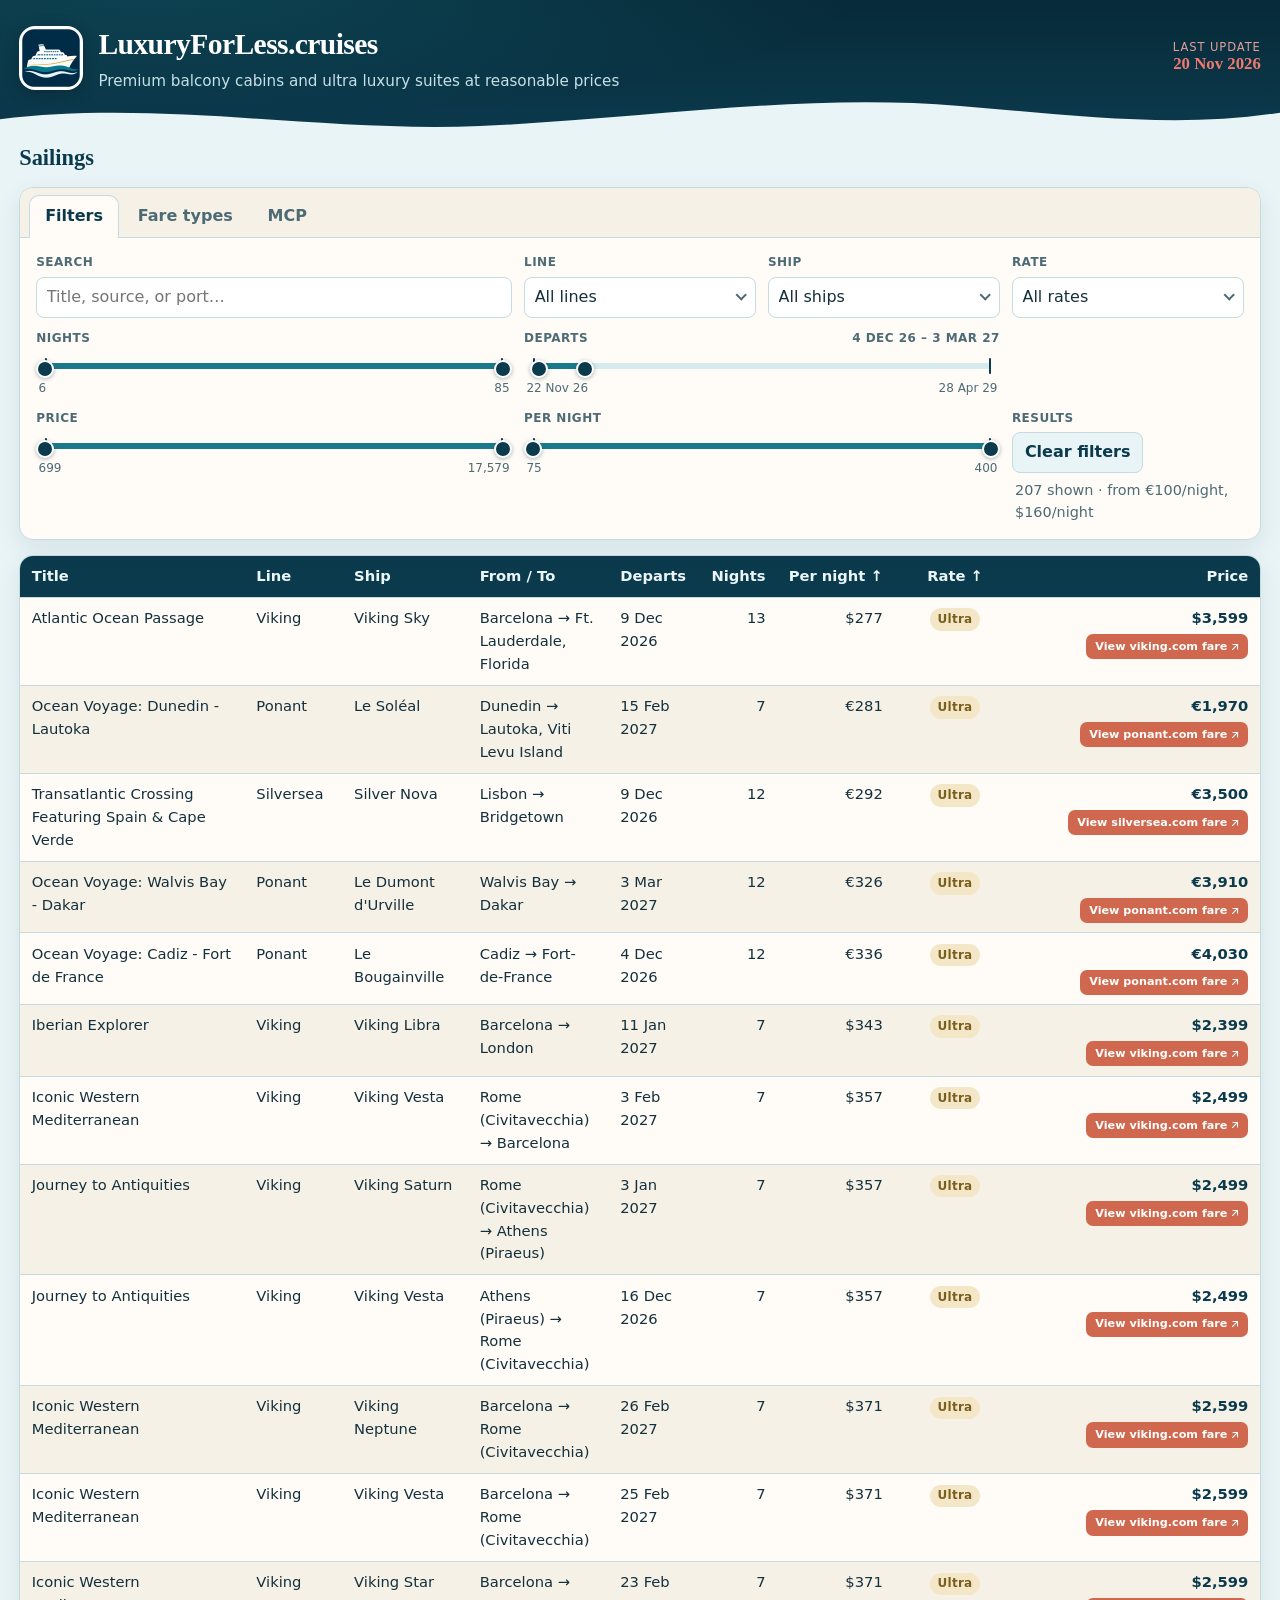
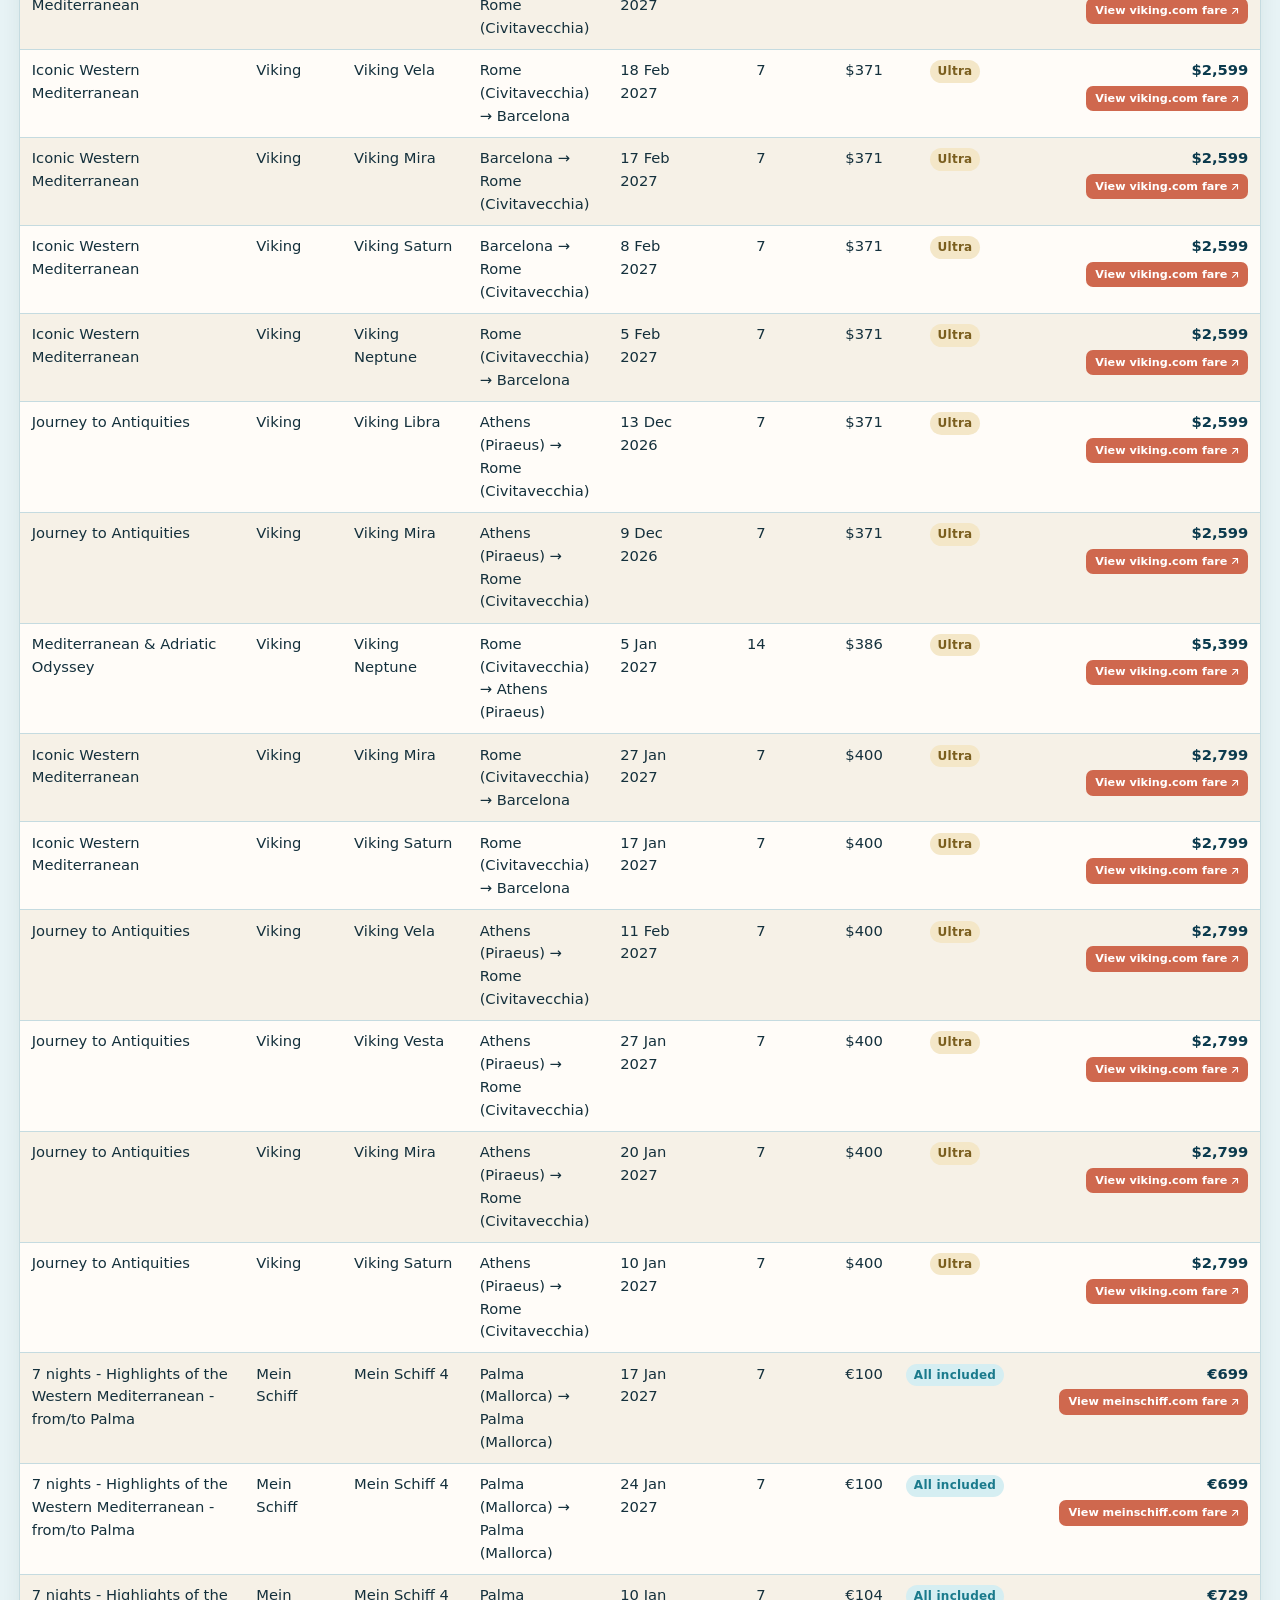
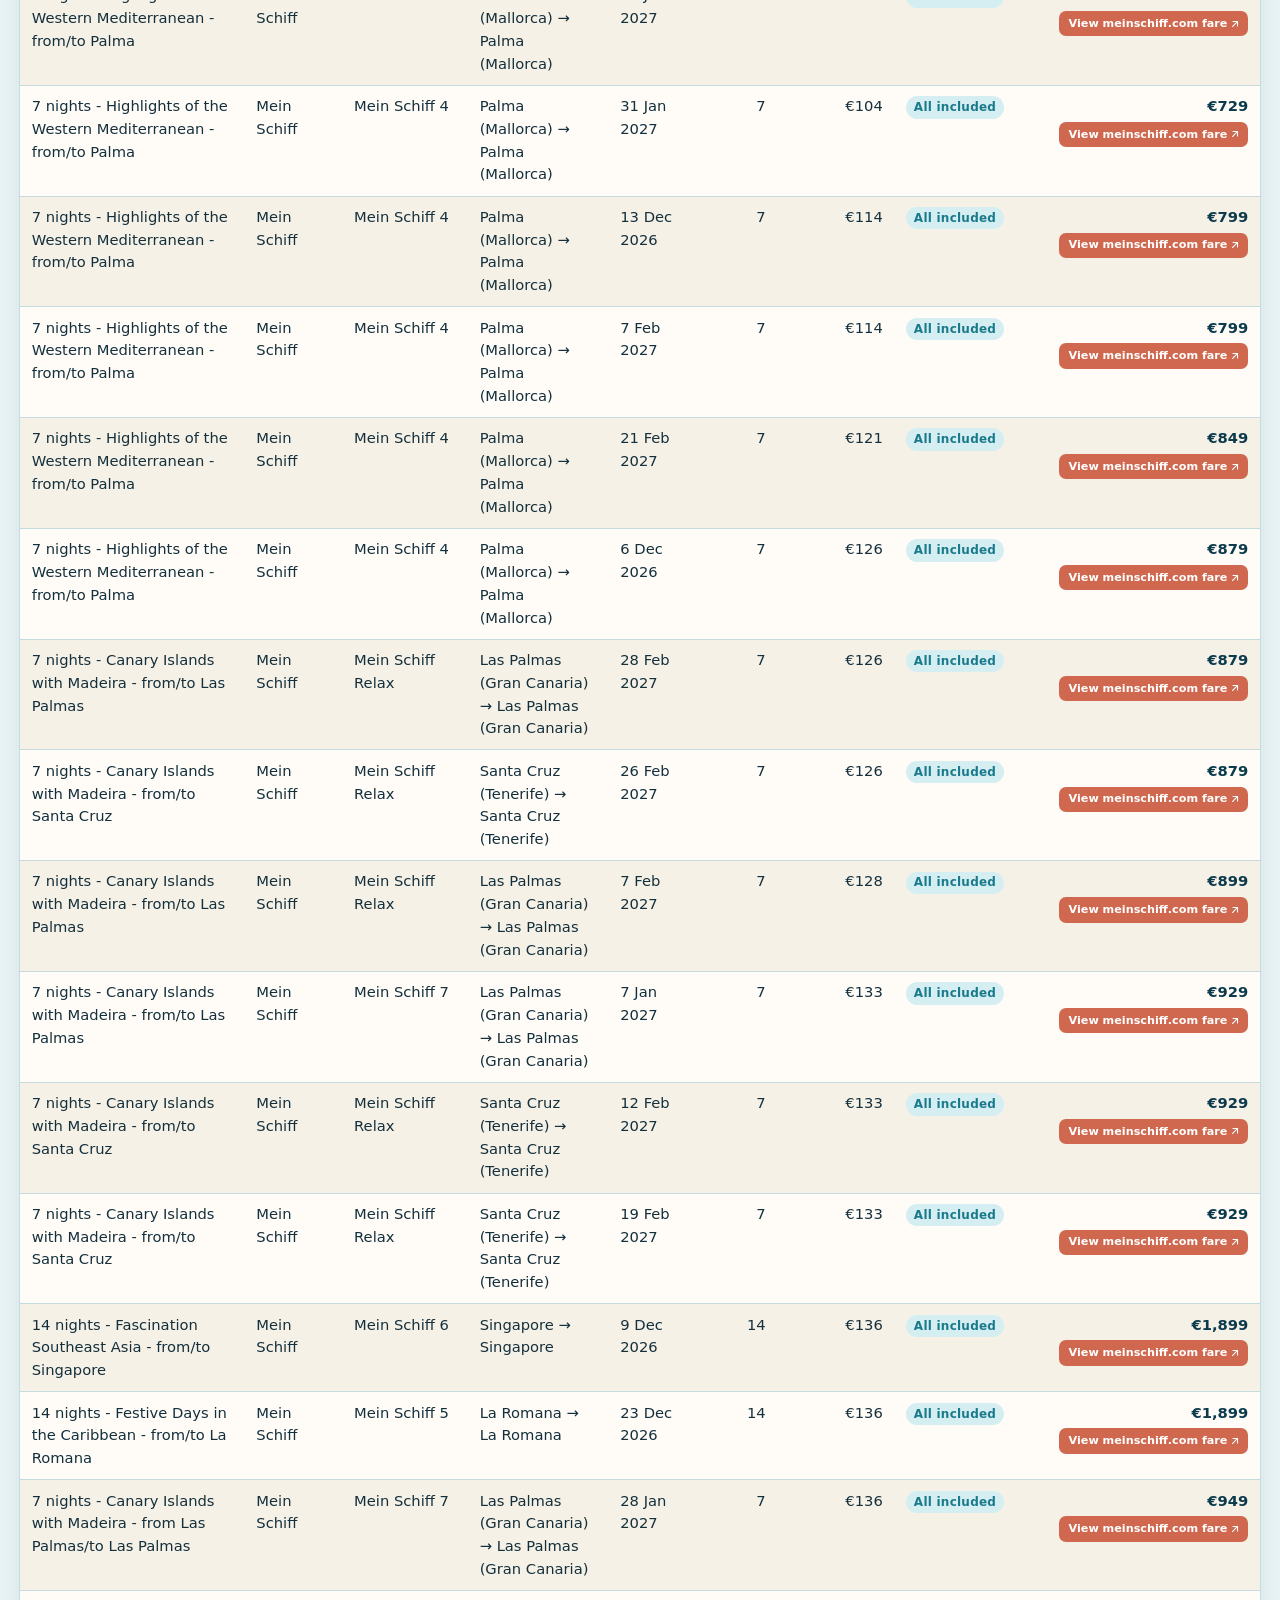
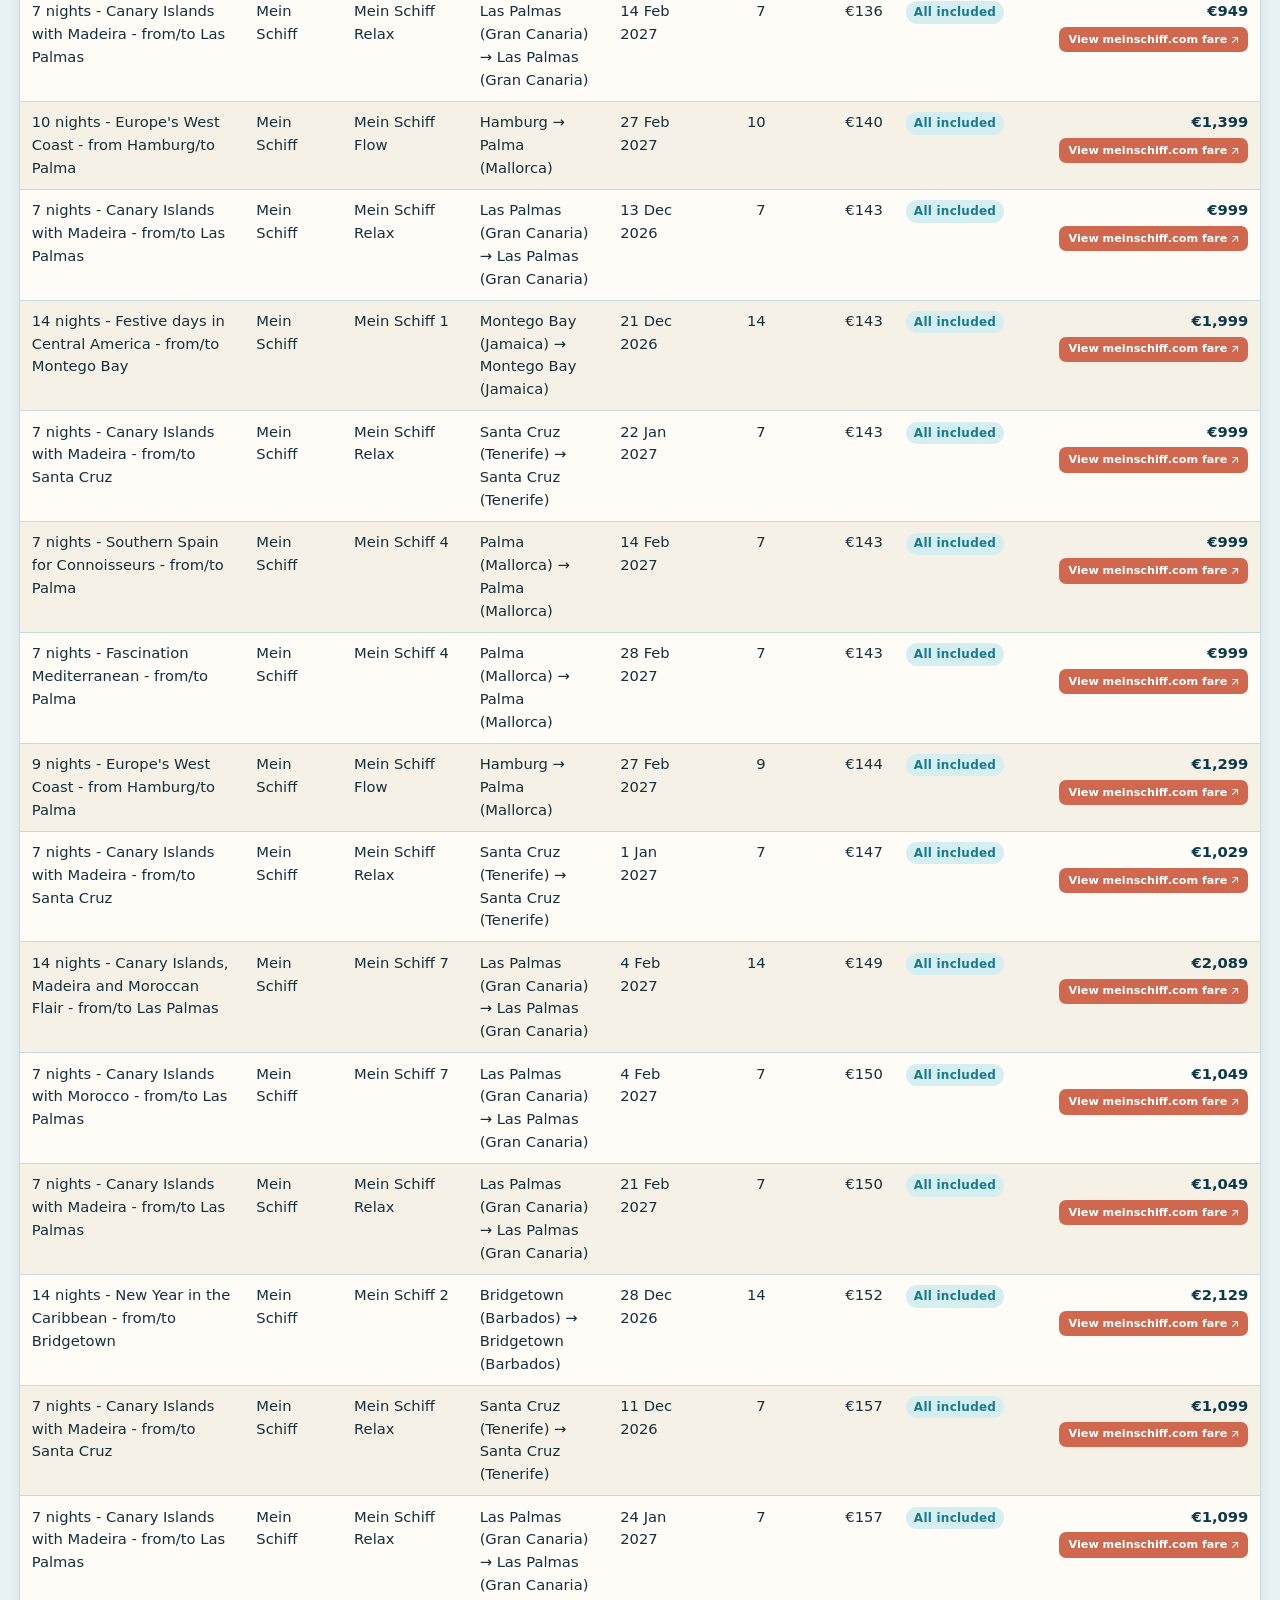
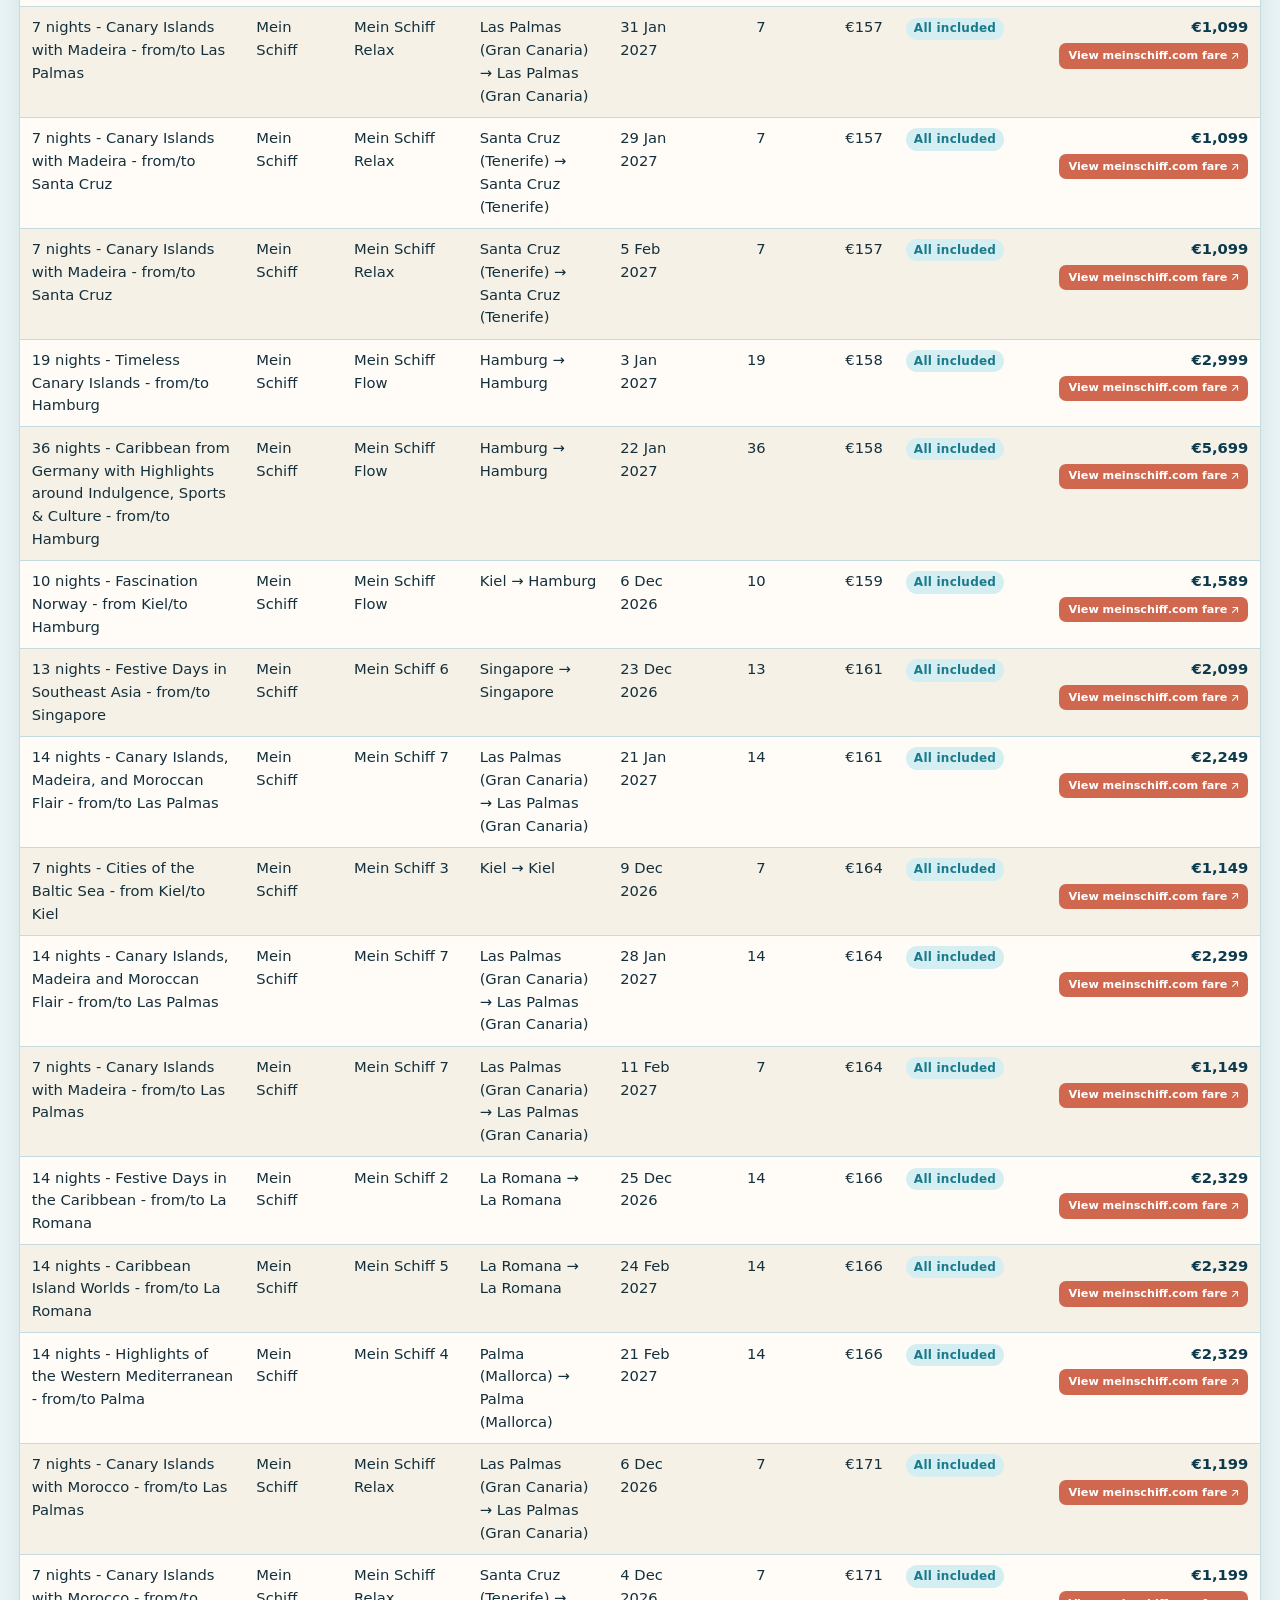
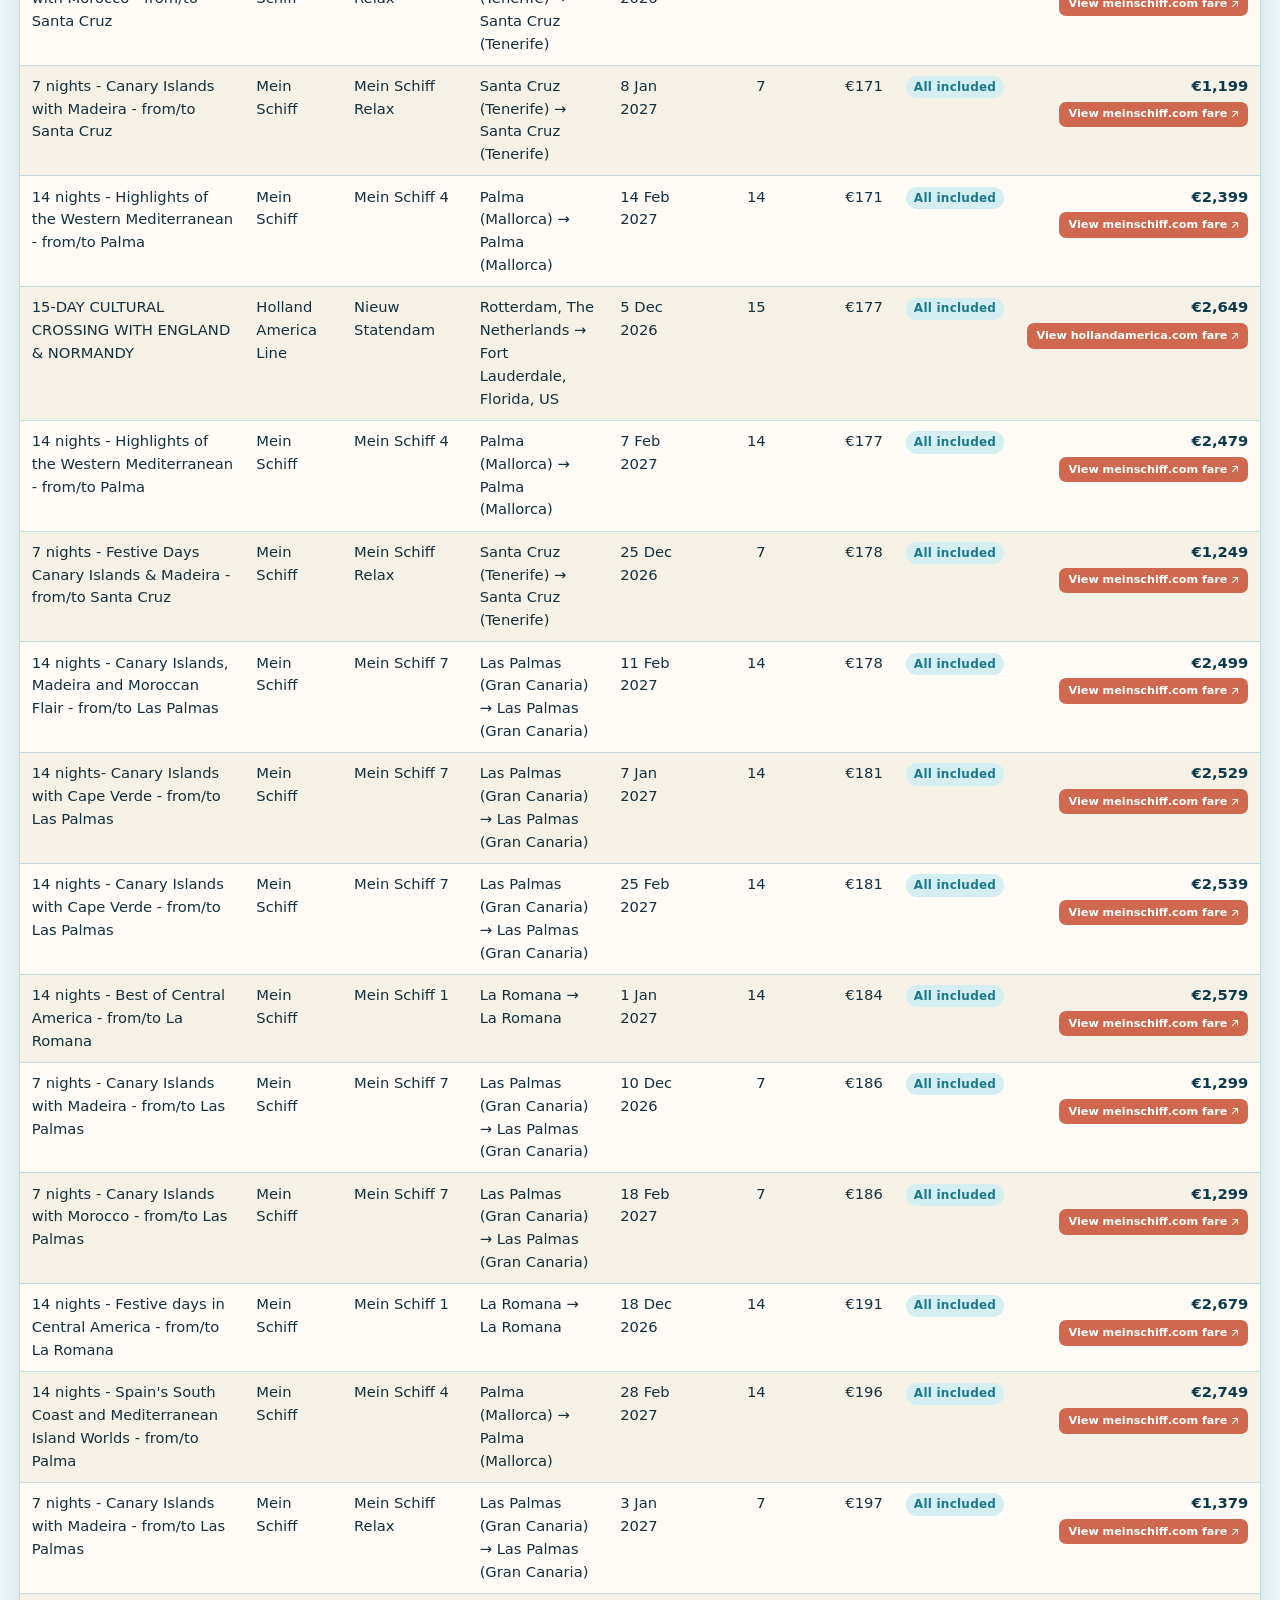
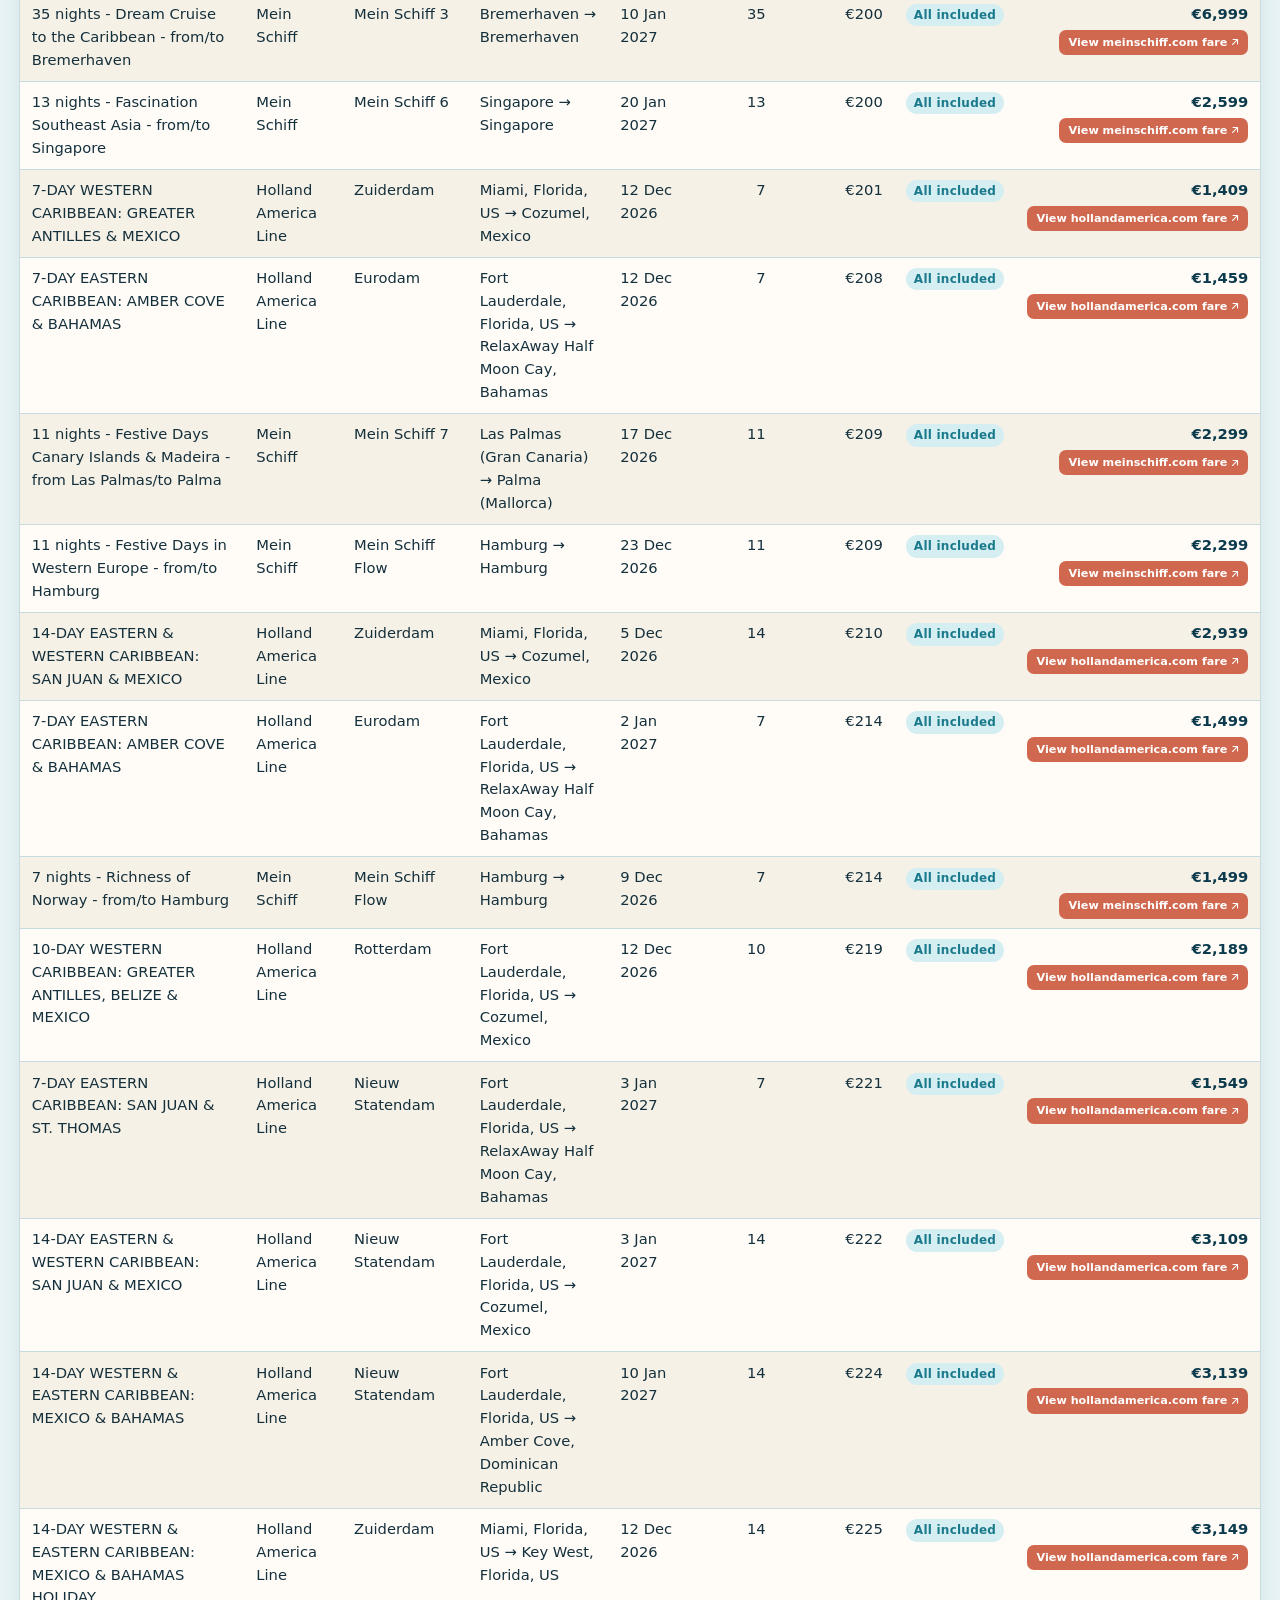
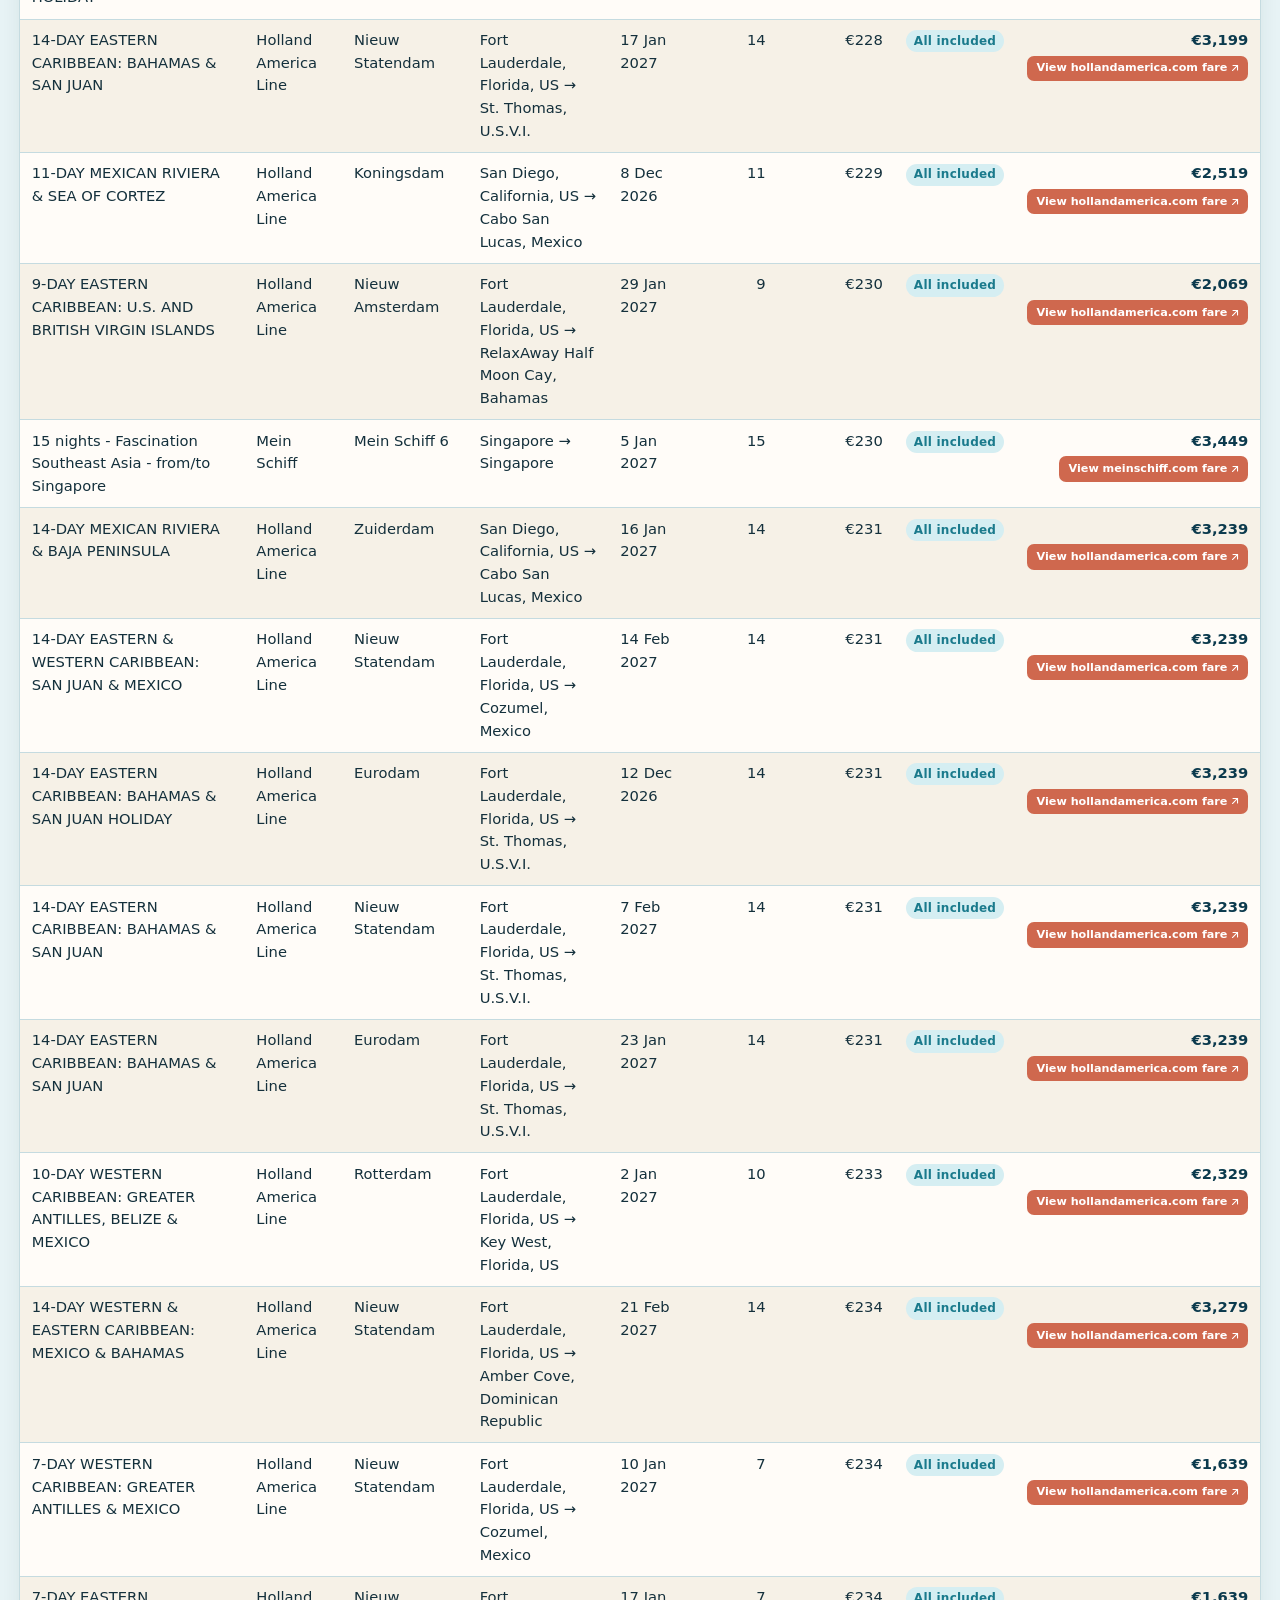
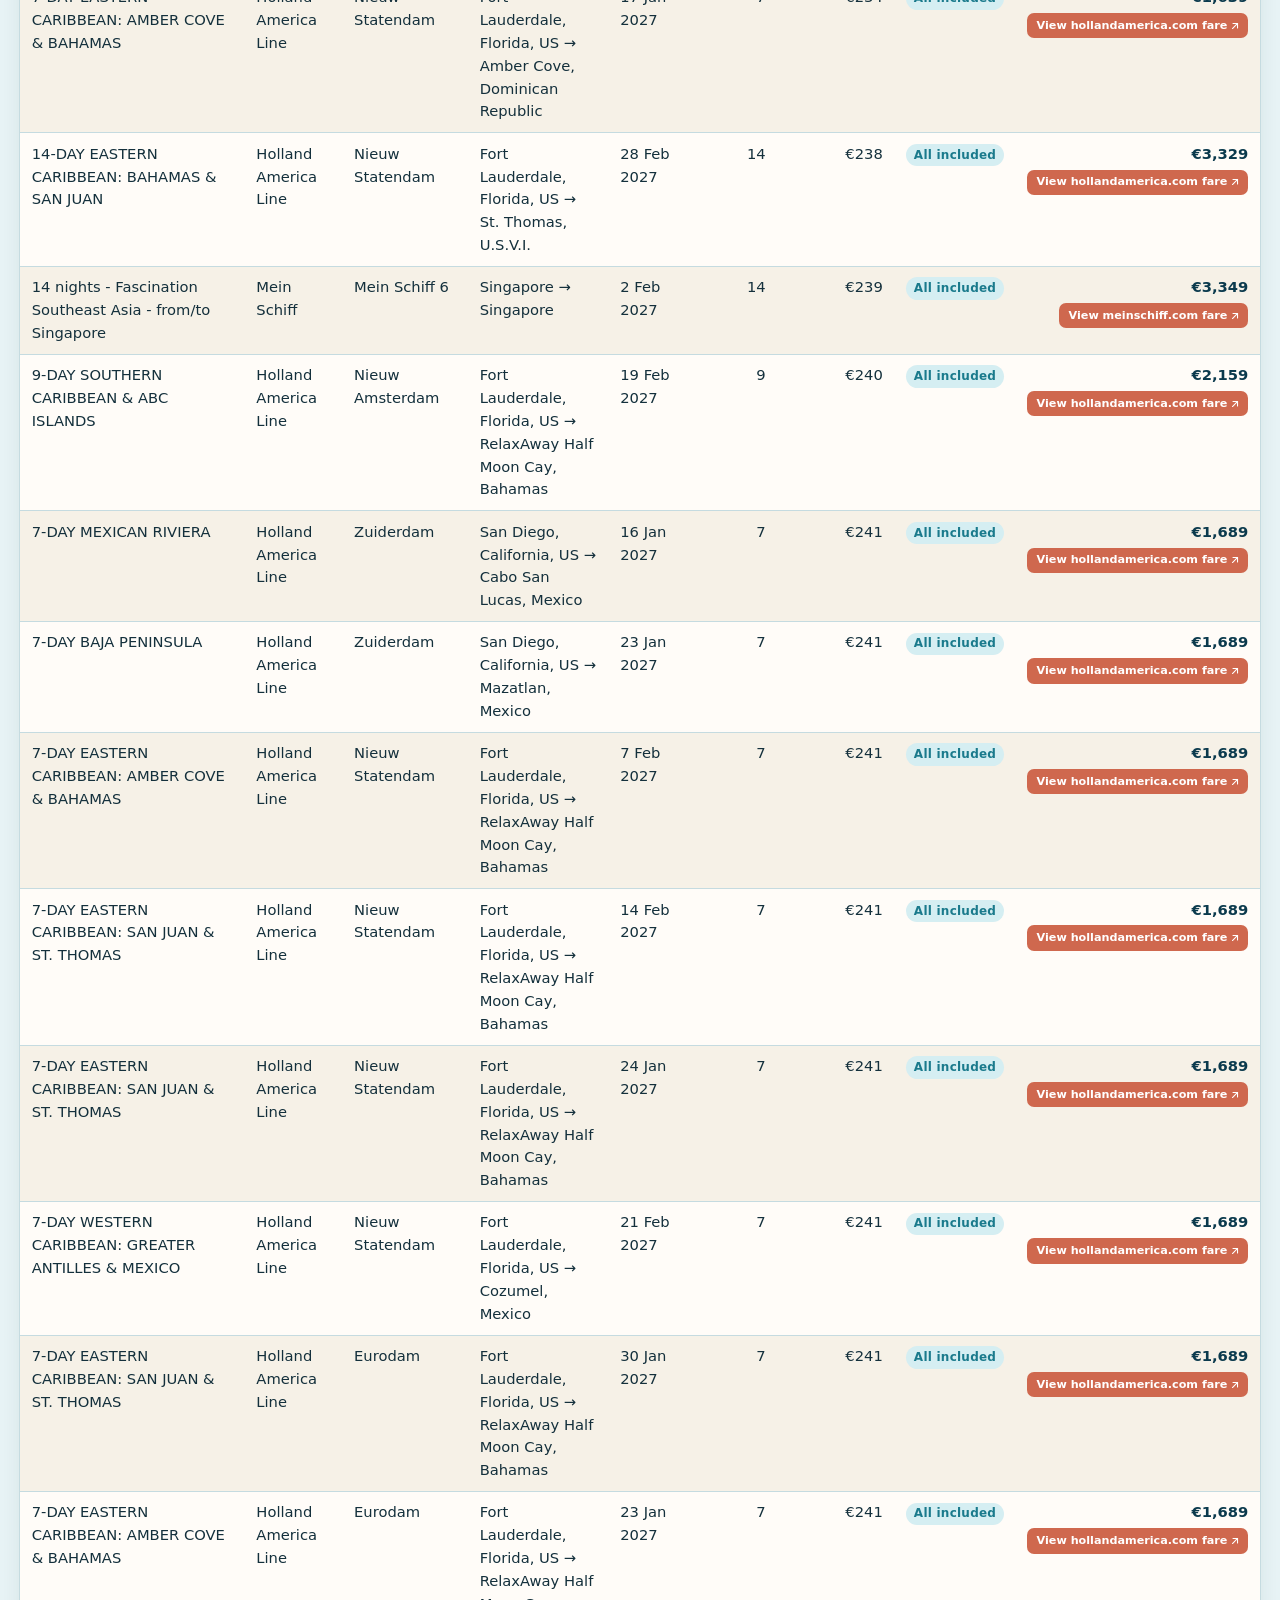
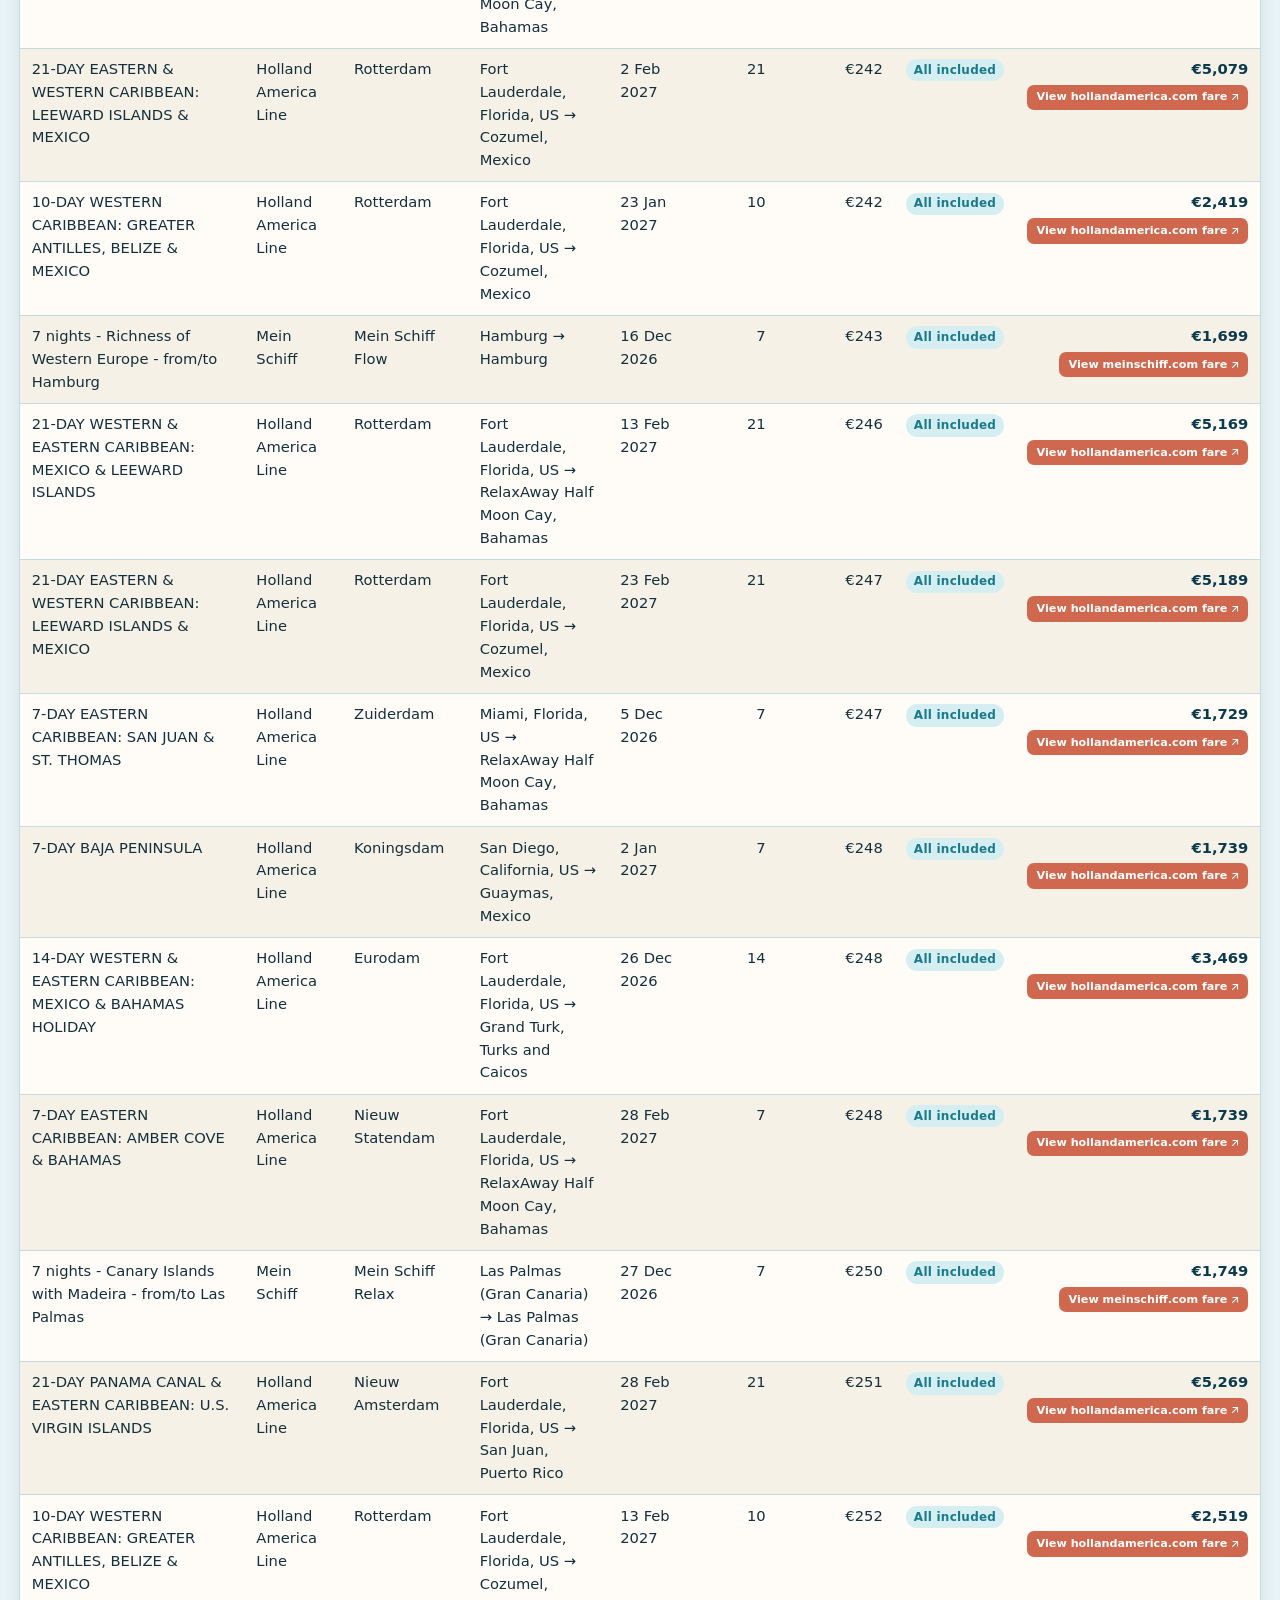
<file: index.html>
<!DOCTYPE html>
<html lang="en-GB">
<head>
  <meta charset="utf-8">
  <meta name="viewport" content="width=device-width, initial-scale=1">
  <title>LuxuryForLess.cruises</title>
  <!-- Google tag (gtag.js) -->
  <script async src="https://www.googletagmanager.com/gtag/js?id=G-L0E0KED4Q6"></script>
  <script>
    window.dataLayer = window.dataLayer || [];
    function gtag(){dataLayer.push(arguments);}
    gtag('js', new Date());
    gtag('config', 'G-L0E0KED4Q6');
  </script>
  <link rel="icon" href="./img/logo.png" type="image/png">
  <link rel="stylesheet" href="./css/main.css">
</head>
<body>
  <a class="skip" href="#listing">Skip to sailings</a>
  <header>
    <div class="header-bar">
      <a class="brand" href="./index.html">
        <img class="logo" src="./img/logo.png" width="64" height="64" alt="">
        <div class="brand-text">
          <h1>LuxuryForLess.cruises</h1>
          <p>Premium balcony cabins and ultra luxury suites at reasonable prices</p>
        </div>
      </a>
      <p class="crawl-date">
        <span class="crawl-date-label">Last update</span>
        <time datetime="2026-11-20">20 Nov 2026</time>
      </p>
    </div>
  </header>
  <main>
    <div class="workspace">
      <section class="listing" id="listing">
      <h2>Sailings</h2>
      <div class="controls">
        <div class="tablist" role="tablist" aria-label="Sailings">
          <button type="button" class="tab" id="tab-filters" role="tab" aria-selected="true" aria-controls="panel-filters">Filters</button>
          <button type="button" class="tab" id="tab-rates" role="tab" aria-selected="false" aria-controls="panel-rates" tabindex="-1">Fare types</button>
          <button type="button" class="tab" id="tab-mcp" role="tab" aria-selected="false" aria-controls="panel-mcp" tabindex="-1">MCP</button>
        </div>
        <div class="tab-panel" id="panel-filters" role="tabpanel" aria-labelledby="tab-filters">
      <div class="filters" id="filters">
        <label class="filter filter-wide">
          <span>Search</span>
          <input id="filter-title" type="search" placeholder="Title, source, or port…" autocomplete="off">
        </label>
        <div class="filter">
          <span id="filter-line-label">Line</span>
          <div id="filter-line" class="multi-select" data-empty-label="All lines"></div>
        </div>
        <div class="filter">
          <span id="filter-ship-label">Ship</span>
          <div id="filter-ship" class="multi-select" data-empty-label="All ships"></div>
        </div>
        <div class="filter">
          <span id="filter-comment-label">Rate</span>
          <div id="filter-comment" class="multi-select" data-empty-label="All rates"></div>
        </div>
        <div class="filter filter-slider">
          <div class="filter-heading">
            <span>Nights</span>
            <span class="slider-live" data-live></span>
          </div>
          <div class="dual-slider" id="slider-nights">
            <div class="dual-slider-rail" aria-hidden="true">
              <div class="dual-slider-fill"></div>
            </div>
            <input id="filter-nights-min" type="range" aria-label="Minimum nights">
            <input id="filter-nights-max" type="range" aria-label="Maximum nights">
            <div class="dual-slider-marks">
              <span data-mark="min"></span>
              <span data-mark="max"></span>
            </div>
          </div>
        </div>
        <div class="filter filter-slider">
          <div class="filter-heading">
            <span>Departs</span>
            <span class="slider-live" data-live></span>
          </div>
          <div class="dual-slider" id="slider-date">
            <div class="dual-slider-rail" aria-hidden="true">
              <div class="dual-slider-fill"></div>
            </div>
            <input id="filter-date-from" type="range" aria-label="Departure from">
            <input id="filter-date-to" type="range" aria-label="Departure to">
            <div class="dual-slider-marks">
              <span data-mark="min"></span>
              <span data-mark="max"></span>
            </div>
          </div>
        </div>
        <div class="filter filter-slider">
          <div class="filter-heading">
            <span>Price</span>
            <span class="slider-live" data-live></span>
          </div>
          <div class="dual-slider" id="slider-price">
            <div class="dual-slider-rail" aria-hidden="true">
              <div class="dual-slider-fill"></div>
            </div>
            <input id="filter-price-min" type="range" aria-label="Minimum price">
            <input id="filter-price-max" type="range" aria-label="Maximum price">
            <div class="dual-slider-marks">
              <span data-mark="min"></span>
              <span data-mark="max"></span>
            </div>
          </div>
        </div>
        <div class="filter filter-slider">
          <div class="filter-heading">
            <span>Per night</span>
            <span class="slider-live" data-live></span>
          </div>
          <div class="dual-slider" id="slider-ppd">
            <div class="dual-slider-rail" aria-hidden="true">
              <div class="dual-slider-fill"></div>
            </div>
            <input id="filter-ppd-min" type="range" aria-label="Minimum price per night">
            <input id="filter-ppd-max" type="range" aria-label="Maximum price per night">
            <div class="dual-slider-marks">
              <span data-mark="min"></span>
              <span data-mark="max"></span>
            </div>
          </div>
        </div>
        <div class="filter filter-actions">
          <span class="filter-actions-label">Results</span>
          <div class="toolbar-actions">
            <button type="button" id="clear">Clear filters</button>
            <span class="stats" id="stats"></span>
          </div>
        </div>
      </div>
        </div>
        <div class="tab-panel" id="panel-rates" role="tabpanel" aria-labelledby="tab-rates" hidden>
          <div class="rate-guide" id="rates">
            <h2 id="rate-guide-title">What the rates mean</h2>
<p>Each row is one qualifying fare for one departure. Click a card to include that tier; click again to remove it. Several cards can be active at once.</p>
<div class="rate-cards">
<article class="rate-card rate-card-economy" data-tier="ECONOMY" role="button" tabindex="0" aria-pressed="false">
  <h3>Economy</h3>
  <p class="rate-summary">Cabin and meals; extras on board</p>
  <div class="rate-body"><p>The cruise fare for a balcony cabin or better, without a drinks or Wi-Fi package. Main dining is included; gratuities, drinks, and excursions are usually paid separately. Celebrity’s own search only publishes this kind of lead-in price, so its rows are always Economy. A sailing is listed here when that fare is under 175 EUR / 200 USD per night.</p></div>
</article>
<article class="rate-card rate-card-all_included" data-tier="ALL_INCLUDED" role="button" tabindex="0" aria-pressed="false">
  <h3>All included</h3>
  <p class="rate-summary">Drinks and Wi-Fi bundled in</p>
  <div class="rate-body"><p>A fare the agency marks as all-inclusive — typically a drinks package and Wi-Fi on top of the same cabin standard. Contitrans uses ALLINC/N1K tariff codes; Crusit spells the fare out as All Inclusive. Holland America’s bundled fares land here too. Listed when the bundle is under 300 EUR / 345 USD per night.</p></div>
</article>
<article class="rate-card rate-card-ultra" data-tier="ULTRA" role="button" tabindex="0" aria-pressed="false">
  <h3>Ultra</h3>
  <p class="rate-summary">Luxury all-inclusive, or a ship-within-a-ship</p>
  <div class="rate-body"><p>The whole ship on Seabourn, Silversea, Regent, or Viking; or a premium enclave such as Celebrity The Retreat, NCL The Haven, or MSC Yacht Club. MSC and NCL only appear in this tier — their cheaper cabins are ignored. Listed under 350 EUR / 405 USD per night.</p></div>
</article>
</div>
          </div>
        </div>
        <div class="tab-panel" id="panel-mcp" role="tabpanel" aria-labelledby="tab-mcp" hidden>
          <div class="mcp-guide" id="mcp">
            <h2>Use a chat app</h2>
<p>A chat app can look up these sailings for you. When it asks for an address, paste this one:</p>
<p><a href="https://luxuryforless.cruises/mcp">https://luxuryforless.cruises/mcp</a></p>
<p>You do not need an account on this site. If the app asks you to sign in, choose no sign-in.</p>
<p>Each company explains the clicks in its own app. Some only offer this on certain plans, or in certain countries.</p>
<ul>
<li><a href="https://help.openai.com/en/articles/12584461-connecting-custom-mcp-servers-in-chatgpt">How to add it in ChatGPT</a></li>
<li><a href="https://support.claude.com/en/articles/11175166-get-started-with-custom-connectors-using-remote-mcp">How to add it in Claude</a></li>
<li><a href="https://support.google.com/gemini/answer/17209137?hl=en">How to add it in Gemini</a></li>
<li><a href="https://docs.x.ai/grok/connectors">How to add it in Grok</a></li>
<li><a href="https://www.perplexity.ai/help-center/en/articles/11502712-local-and-remote-mcps-for-perplexity">How to add it in Perplexity</a></li>
</ul>
          </div>
        </div>
      </div>
      <div class="table-wrap" id="table-wrap"></div>
      </section>
    </div>

    <section class="rate-notes" id="rate-notes">
      <h2>Notes</h2>
      <ul class="footnotes">
<li>Prices are per person, in the currency that website published. A euro quote and a dollar quote of the same sailing share one row. The row is the cheaper one after the European Central Bank dollar rate for the crawl date. The amounts themselves are not converted. When that rate is unavailable, the two quotes stay on separate rows.</li>
<li>Per night is the fare divided by the nights the sailing spans (not the marketed day count).</li>
<li>Interior cabins are never listed. An ordinary ocean-view stateroom is dropped too, but an ocean-view suite on an all-suite line is kept.</li>
</ul>
    </section>

    <footer>
      <nav class="footer-nav" aria-label="Site">
        <a href="./index.html" aria-current="page">Sailings</a>
        <a href="./about.html">About us</a>
      </nav>
      <p>Built 2026-11-20 from all-20261120.csv. Open this folder in a browser; nothing is fetched from a server.</p>
    </footer>
  </main>
  <script src="./js/data.js"></script>
  <script src="./js/listing.js"></script>
</body>
</html>
</file>
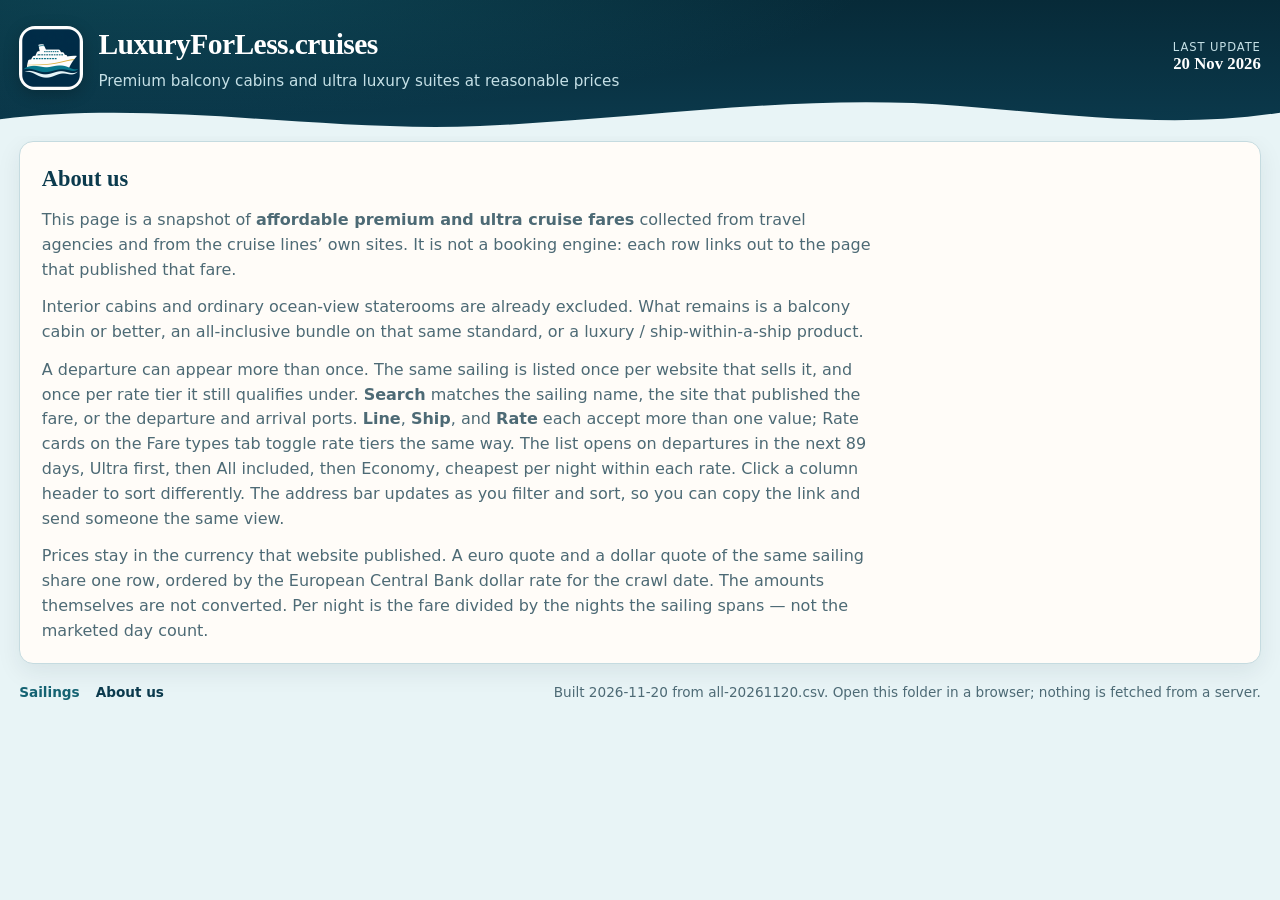
<file: about.html>
<!DOCTYPE html>
<html lang="en-GB">
<head>
  <meta charset="utf-8">
  <meta name="viewport" content="width=device-width, initial-scale=1">
  <title>About us · LuxuryForLess.cruises</title>
  <!-- Google tag (gtag.js) -->
  <script async src="https://www.googletagmanager.com/gtag/js?id=G-L0E0KED4Q6"></script>
  <script>
    window.dataLayer = window.dataLayer || [];
    function gtag(){dataLayer.push(arguments);}
    gtag('js', new Date());
    gtag('config', 'G-L0E0KED4Q6');
  </script>
  <link rel="icon" href="./img/logo.png" type="image/png">
  <link rel="stylesheet" href="./css/main.css">
</head>
<body>
  <a class="skip" href="#about">Skip to about us</a>
  <header>
    <div class="header-bar">
      <a class="brand" href="./index.html">
        <img class="logo" src="./img/logo.png" width="64" height="64" alt="">
        <div class="brand-text">
          <h1>LuxuryForLess.cruises</h1>
          <p>Premium balcony cabins and ultra luxury suites at reasonable prices</p>
        </div>
      </a>
      <p class="crawl-date">
        <span class="crawl-date-label">Last update</span>
        <time datetime="2026-11-20">20 Nov 2026</time>
      </p>
    </div>
  </header>
  <main>
    <section class="panel about" id="about">
      <h2>About us</h2>
<p>This page is a snapshot of <strong>affordable premium and ultra cruise fares</strong> collected from travel agencies and from the cruise lines’ own sites. It is not a booking engine: each row links out to the page that published that fare.</p>
<p>Interior cabins and ordinary ocean-view staterooms are already excluded. What remains is a balcony cabin or better, an all-inclusive bundle on that same standard, or a luxury / ship-within-a-ship product.</p>
<p>A departure can appear more than once. The same sailing is listed once per website that sells it, and once per rate tier it still qualifies under. <strong>Search</strong> matches the sailing name, the site that published the fare, or the departure and arrival ports. <strong>Line</strong>, <strong>Ship</strong>, and <strong>Rate</strong> each accept more than one value; Rate cards on the Fare types tab toggle rate tiers the same way. The list opens on departures in the next 89 days, Ultra first, then All included, then Economy, cheapest per night within each rate. Click a column header to sort differently. The address bar updates as you filter and sort, so you can copy the link and send someone the same view.</p>
<p>Prices stay in the currency that website published. A euro quote and a dollar quote of the same sailing share one row, ordered by the European Central Bank dollar rate for the crawl date. The amounts themselves are not converted. Per night is the fare divided by the nights the sailing spans — not the marketed day count.</p>
    </section>
    <footer>
      <nav class="footer-nav" aria-label="Site">
        <a href="./index.html">Sailings</a>
        <a href="./about.html" aria-current="page">About us</a>
      </nav>
      <p>Built 2026-11-20 from all-20261120.csv. Open this folder in a browser; nothing is fetched from a server.</p>
    </footer>
  </main>
</body>
</html>
</file>
<file: css/main.css>
:root {
  --navy: #0b3a4d;
  --navy-deep: #072a38;
  --teal: #1a7a8c;
  --teal-dark: #146272;
  --foam: #e8f4f6;
  --foam-deep: #d5ebee;
  --sand: #f6f1e7;
  --ink: #14303c;
  --muted: #4d6a75;
  --line: #c5dbe0;
  --panel: #fffcf8;
  --gold: #c4a35a;
  --gold-ink: #7a5e1e;
  --sunset: #dfb84f;
  --sunset-coral: #cf684e;
  --sunset-coral-dark: #a84935;
  --economy: #4d6a75;
  --economy-bg: #e4ecef;
  --included: #1a7a8c;
  --included-bg: #d5eef2;
  --ultra: #7a5e1e;
  --ultra-bg: #f4e7c8;
  --shadow: 0 8px 24px rgba(7, 42, 56, 0.08);
  --radius: 14px;
  --font: "Segoe UI", "Helvetica Neue", system-ui, sans-serif;
  --display: Georgia, "Palatino Linotype", Palatino, serif;
}

* { box-sizing: border-box; }

html, body {
  margin: 0;
  background: var(--foam);
  color: var(--ink);
  font: 16px/1.55 var(--font);
}

body { min-height: 100%; }

a { color: var(--teal-dark); }

a:hover { color: var(--navy); }

.skip {
  position: absolute;
  left: -999px;
  top: 0;
}

.skip:focus {
  left: 1rem;
  top: 1rem;
  z-index: 4;
  background: #fff;
  padding: 0.4rem 0.75rem;
  border-radius: 8px;
  color: var(--navy);
}

header {
  position: relative;
  background:
    radial-gradient(1200px 240px at 12% -20%, rgba(26, 122, 140, 0.35), transparent 60%),
    linear-gradient(180deg, var(--navy-deep), var(--navy));
  color: #fff;
  padding: 1.35rem 0 2.6rem;
}

.header-bar {
  display: flex;
  align-items: center;
  justify-content: space-between;
  gap: 1rem;
  max-width: 92rem;
  margin: 0 auto;
  padding: 0 1.2rem;
}

.brand {
  display: flex;
  align-items: center;
  gap: 0.95rem;
  min-width: 0;
  color: inherit;
  text-decoration: none;
}

a.brand:hover { color: inherit; }

.crawl-date {
  position: relative;
  z-index: 2;
  flex-shrink: 0;
  margin: 0;
  text-align: right;
  line-height: 1.25;
  cursor: help;
}

.crawl-date[data-tip]::after {
  content: attr(data-tip);
  position: absolute;
  right: 0;
  top: calc(100% + 0.4rem);
  padding: 0.35rem 0.6rem;
  border-radius: 8px;
  background: #072a38;
  color: #fff;
  font-family: var(--font);
  font-size: 0.8rem;
  font-weight: 600;
  letter-spacing: 0;
  text-transform: none;
  white-space: nowrap;
  box-shadow: var(--shadow);
  opacity: 0;
  pointer-events: none;
  transform: translateY(-4px);
  transition: opacity 0.12s ease, transform 0.12s ease;
}

.crawl-date[data-tip]:hover::after,
.crawl-date[data-tip]:focus-within::after {
  opacity: 1;
  transform: translateY(0);
}

.crawl-date-label {
  display: block;
  color: #c5e0e6;
  font-size: 0.72rem;
  letter-spacing: 0.08em;
  text-transform: uppercase;
}

.crawl-date time {
  font-family: var(--display);
  font-size: 1.05rem;
  font-weight: 600;
  white-space: nowrap;
}

.crawl-date-fresh time { color: #7ee0a8; }
.crawl-date-fresh .crawl-date-label { color: #9fd4b4; }
.crawl-date-aging time { color: #f0b35a; }
.crawl-date-aging .crawl-date-label { color: #e0c08a; }
.crawl-date-stale time { color: #f07a72; }
.crawl-date-stale .crawl-date-label { color: #e0a09a; }

.logo {
  width: 64px;
  height: 64px;
  border-radius: 16px;
  box-shadow: 0 4px 16px rgba(0, 0, 0, 0.22);
  background: var(--navy-deep);
}

.brand-text h1 {
  margin: 0;
  font-family: var(--display);
  font-size: 1.85rem;
  font-weight: 600;
  letter-spacing: -0.02em;
}

.brand-text p {
  margin: 0.15rem 0 0;
  color: #c5e0e6;
  font-size: 0.95rem;
}

header::after {
  content: "";
  position: absolute;
  left: 0;
  right: 0;
  bottom: -1px;
  height: 40px;
  pointer-events: none;
  background: url("data:image/svg+xml,%3Csvg xmlns='http://www.w3.org/2000/svg' viewBox='0 0 1440 48' preserveAspectRatio='none'%3E%3Cpath fill='%23e8f4f6' d='M0 28c180-24 360 16 540 8 180-8 360-40 540-24 120 10 240 28 360 8v28H0z'/%3E%3C/svg%3E") no-repeat bottom;
  background-size: 100% 40px;
}

main {
  max-width: 92rem;
  margin: 0 auto;
  padding: 0.4rem 1.2rem 3rem;
}

h2 {
  margin: 0 0 0.7rem;
  font-family: var(--display);
  font-size: 1.4rem;
  color: var(--navy);
}

.panel {
  background: var(--panel);
  border: 1px solid var(--line);
  border-radius: var(--radius);
  padding: 1.25rem 1.35rem 1.2rem;
  box-shadow: var(--shadow);
  margin-bottom: 1.15rem;
}

.workspace {
  display: block;
}

.controls {
  position: relative;
  z-index: 3;
  margin: 0 0 0.9rem;
  background: var(--panel);
  border: 1px solid var(--line);
  border-radius: var(--radius);
  box-shadow: var(--shadow);
}

.tablist {
  display: flex;
  flex-wrap: wrap;
  gap: 0.15rem;
  padding: 0.4rem 0.55rem 0;
  background: var(--sand);
  border-bottom: 1px solid var(--line);
  border-radius: calc(var(--radius) - 1px) calc(var(--radius) - 1px) 0 0;
}

.tab {
  appearance: none;
  margin: 0;
  padding: 0.5rem 0.95rem 0.55rem;
  border: 1px solid transparent;
  border-bottom: 0;
  border-radius: 10px 10px 0 0;
  background: transparent;
  color: var(--muted);
  font: inherit;
  font-weight: 700;
  cursor: pointer;
}

.tab:hover { color: var(--navy); }

.tab:focus-visible {
  outline: 2px solid var(--teal);
  outline-offset: -2px;
}

.tab[aria-selected="true"] {
  background: var(--panel);
  color: var(--navy);
  border-color: var(--line);
  margin-bottom: -1px;
  padding-bottom: calc(0.55rem + 1px);
}

.tab-panel { padding: 0.95rem 1rem 1rem; }

.tab-panel[hidden] { display: none; }

.about p,
.rate-guide > p,
.rate-guide .prose p {
  margin: 0 0 0.8rem;
  color: var(--muted);
}

.about p {
  max-width: 52rem;
}

.about p:last-child,
.rate-guide .prose p:last-child {
  margin-bottom: 0;
}

.about ul,
.rate-guide .prose ul {
  color: var(--muted);
  max-width: 52rem;
}

.rate-cards {
  display: grid;
  grid-template-columns: repeat(3, minmax(0, 1fr));
  gap: 0.75rem;
  margin-top: 0.85rem;
}

.rate-card {
  border: 1px solid var(--line);
  border-radius: 12px;
  padding: 0.95rem 1rem 0.9rem;
  background: #fff;
  cursor: pointer;
  text-align: left;
  box-shadow: 0 1px 0 rgba(11, 58, 77, 0.04);
  transition: transform 0.15s ease, box-shadow 0.15s ease, border-color 0.15s ease;
}

.rate-card:hover,
.rate-card:focus-visible {
  outline: none;
  transform: translateY(-2px);
  border-color: var(--teal);
  box-shadow: 0 10px 20px rgba(11, 58, 77, 0.1);
}

.rate-card.is-active {
  box-shadow: inset 4px 0 0 var(--teal);
  border-color: var(--teal);
}

.rate-card h3 {
  margin: 0 0 0.15rem;
  font-size: 1.05rem;
  font-family: var(--display);
}

.rate-summary {
  margin: 0 0 0.45rem;
  color: var(--muted);
  font-size: 0.88rem;
  font-weight: 650;
}

.rate-card p:last-child,
.rate-body p:last-child {
  margin: 0;
  font-size: 0.92rem;
}

.rate-card-economy h3 { color: var(--economy); }
.rate-card-all_included h3 { color: var(--included); }
.rate-card-ultra h3 { color: var(--gold-ink); }

.footnotes {
  margin: 1rem 0 0;
  padding: 0 0 0 1.15rem;
  color: var(--muted);
  font-size: 0.9rem;
}

.footnotes li { margin: 0.28rem 0; }

.listing { min-width: 0; }

.rate-guide { margin: 0; }

.rate-guide h2,
.mcp-guide h2 {
  font-size: 1.2rem;
  margin-bottom: 0.4rem;
}

.mcp-guide {
  max-width: 46rem;
}

.mcp-guide h3 {
  margin: 1.05rem 0 0.35rem;
  font-family: var(--display);
  font-size: 1.05rem;
  color: var(--navy);
}

.mcp-guide p,
.mcp-guide li {
  margin: 0 0 0.7rem;
  color: var(--muted);
}

.mcp-guide ol,
.mcp-guide ul {
  margin: 0.35rem 0 0.2rem;
  padding: 0;
  list-style: none;
  display: grid;
  gap: 0.45rem;
}

.mcp-guide li { margin: 0; }

.mcp-guide ul a {
  display: flex;
  align-items: center;
  justify-content: space-between;
  gap: 0.75rem;
  padding: 0.72rem 0.9rem;
  background: #fff;
  border: 1px solid var(--line);
  border-radius: 10px;
  color: var(--navy);
  font-weight: 700;
  text-decoration: none;
}

.mcp-guide ul a::after {
  content: "›";
  color: var(--teal);
  font-size: 1.25rem;
  line-height: 1;
}

.mcp-guide ul a:hover {
  border-color: var(--teal);
  color: var(--teal-dark);
}

.mcp-guide a[href="https://luxuryforless.cruises/mcp"] {
  display: inline-block;
  margin-top: 0.15rem;
  padding: 0.35rem 0.55rem;
  background: var(--foam);
  border-radius: 8px;
  font-weight: 700;
  word-break: break-all;
}

.mcp-guide code {
  font-family: ui-monospace, "SFMono-Regular", Menlo, Consolas, monospace;
  font-size: 0.9em;
}

.mcp-guide p code,
.mcp-guide li code {
  padding: 0.05rem 0.32rem;
  background: var(--foam);
  border-radius: 4px;
  color: var(--navy);
}

.mcp-guide pre {
  margin: 0.45rem 0 0.9rem;
  padding: 0.8rem 0.95rem;
  overflow: auto;
  background: var(--navy-deep);
  color: #e7f4f6;
  border-radius: 10px;
  font-size: 0.86rem;
  line-height: 1.45;
}

.mcp-guide pre code {
  color: inherit;
  background: transparent;
  padding: 0;
}

.rate-notes {
  margin-top: 1.6rem;
  padding-top: 0.15rem;
  border-top: 1px solid var(--line);
}

.rate-notes h2 {
  font-size: 1.05rem;
  margin-bottom: 0.35rem;
}

.rate-notes .footnotes {
  margin: 0.1rem 0 0;
  max-width: 62rem;
}

.filters {
  display: grid;
  grid-template-columns: repeat(auto-fit, minmax(12.5rem, 1fr));
  gap: 0.7rem 0.75rem;
  margin: 0;
}

.filter {
  display: flex;
  flex-direction: column;
  gap: 0.28rem;
  min-width: 0;
}

.filter > span,
.filter-heading > span,
.filter-actions-label {
  font-size: 0.75rem;
  font-weight: 700;
  letter-spacing: 0.04em;
  text-transform: uppercase;
  color: var(--muted);
}

.filter-heading {
  display: flex;
  align-items: baseline;
  justify-content: space-between;
  gap: 0.6rem;
  white-space: nowrap;
}

.filter-wide,
.filter-slider { grid-column: span 2; }

.slider-live {
  font-size: 0.78rem;
  font-weight: 650;
  letter-spacing: 0;
  text-transform: none;
  color: var(--teal-dark);
  font-variant-numeric: tabular-nums;
  white-space: nowrap;
}

.filter input:not([type="range"]),
.filter select,
.multi-select-toggle {
  width: 100%;
  padding: 0.45rem 0.6rem;
  border: 1px solid var(--line);
  border-radius: 8px;
  background: #fff;
  color: var(--ink);
  font: inherit;
}

.multi-select {
  position: relative;
}

.multi-select.is-open {
  z-index: 7;
}

.multi-select-toggle {
  display: flex;
  align-items: center;
  justify-content: space-between;
  gap: 0.5rem;
  text-align: left;
  cursor: pointer;
}

.multi-select-value {
  min-width: 0;
  overflow: hidden;
  text-overflow: ellipsis;
  white-space: nowrap;
}

.multi-select-toggle::after {
  content: "";
  width: 0.4rem;
  height: 0.4rem;
  margin-top: -0.2rem;
  border-right: 2px solid var(--muted);
  border-bottom: 2px solid var(--muted);
  transform: rotate(45deg);
  flex-shrink: 0;
}

.multi-select.is-open .multi-select-toggle::after {
  margin-top: 0.15rem;
  transform: rotate(-135deg);
}

.multi-select.has-value .multi-select-toggle {
  border-color: var(--teal);
}

.multi-select-menu {
  position: absolute;
  left: 0;
  right: 0;
  top: calc(100% + 0.25rem);
  z-index: 8;
  max-height: 16rem;
  overflow: auto;
  padding: 0.3rem 0;
  background: #fff;
  border: 1px solid var(--line);
  border-radius: 8px;
  box-shadow: var(--shadow);
}

.multi-select-option {
  display: flex;
  align-items: flex-start;
  gap: 0.5rem;
  margin: 0;
  padding: 0.32rem 0.65rem;
  font-size: 0.92rem;
  font-weight: 500;
  cursor: pointer;
}

.multi-select-option:hover,
.multi-select-option:focus-within {
  background: var(--foam);
}

.filter .multi-select-option input {
  width: auto;
  margin: 0.15rem 0 0;
  padding: 0;
  border: 0;
  accent-color: var(--teal);
}

.filter input:not([type="range"]):focus,
.filter select:focus,
.multi-select-toggle:focus-visible,
#clear:focus-visible {
  outline: 2px solid var(--teal);
  outline-offset: 1px;
}

.dual-slider input[type="range"]:focus-visible {
  outline: none;
}

.dual-slider input[type="range"]:focus-visible::-webkit-slider-thumb {
  outline: 2px solid var(--teal);
  outline-offset: 2px;
}

.dual-slider input[type="range"]:focus-visible::-moz-range-thumb {
  outline: 2px solid var(--teal);
  outline-offset: 2px;
}

.dual-slider {
  position: relative;
  height: 2.85rem;
  user-select: none;
}

.dual-slider-rail {
  position: absolute;
  left: 0.55rem;
  right: 0.55rem;
  top: 0.7rem;
  height: 6px;
  background: var(--foam-deep);
  border-radius: 999px;
}

.dual-slider-rail::before,
.dual-slider-rail::after {
  content: "";
  position: absolute;
  top: -5px;
  width: 2px;
  height: 16px;
  background: var(--navy);
  border-radius: 1px;
}

.dual-slider-rail::before { left: 0; }
.dual-slider-rail::after { right: 0; }

.dual-slider-fill {
  position: absolute;
  top: 0;
  height: 100%;
  left: 0;
  width: 100%;
  background: var(--teal);
  border-radius: inherit;
}

.dual-slider input[type="range"] {
  position: absolute;
  left: 0;
  top: 0.35rem;
  width: 100%;
  height: 1.4rem;
  margin: 0;
  padding: 0;
  background: none;
  border: 0;
  pointer-events: none;
  appearance: none;
  -webkit-appearance: none;
}

.dual-slider input[type="range"]::-webkit-slider-runnable-track {
  height: 6px;
  background: transparent;
}

.dual-slider input[type="range"]::-moz-range-track {
  height: 6px;
  background: transparent;
}

.dual-slider input[type="range"]::-webkit-slider-thumb {
  pointer-events: auto;
  -webkit-appearance: none;
  appearance: none;
  width: 18px;
  height: 18px;
  margin-top: -6px;
  border-radius: 50%;
  background: var(--navy);
  border: 2px solid #fff;
  box-shadow: 0 1px 4px rgba(7, 42, 56, 0.35);
  cursor: pointer;
}

.dual-slider input[type="range"]::-moz-range-thumb {
  pointer-events: auto;
  appearance: none;
  width: 18px;
  height: 18px;
  border-radius: 50%;
  background: var(--navy);
  border: 2px solid #fff;
  box-shadow: 0 1px 4px rgba(7, 42, 56, 0.35);
  cursor: pointer;
}

.dual-slider input[type="range"]::-moz-focus-outer { border: 0; }

.dual-slider-marks {
  position: absolute;
  left: 0.15rem;
  right: 0.15rem;
  bottom: 0;
  display: flex;
  justify-content: space-between;
  gap: 0.5rem;
  color: var(--muted);
  font-size: 0.75rem;
  font-variant-numeric: tabular-nums;
}

.toolbar-actions {
  display: flex;
  align-items: center;
  flex-wrap: wrap;
  gap: 0.35rem;
  min-height: 2.3rem;
}

.filter-actions { justify-content: flex-end; }

#clear {
  padding: 0.45rem 0.75rem;
  border: 1px solid var(--line);
  border-radius: 8px;
  background: var(--foam);
  color: var(--navy);
  font: inherit;
  font-weight: 650;
  cursor: pointer;
}

#clear:hover {
  background: var(--foam-deep);
}

.stats {
  color: var(--muted);
  font-size: 0.9rem;
  margin-left: 0.2rem;
  min-width: 0;
}

.table-wrap {
  overflow: auto;
  background: var(--panel);
  border: 1px solid var(--line);
  border-radius: var(--radius);
  box-shadow: var(--shadow);
}

table {
  width: 100%;
  border-collapse: collapse;
  font-size: 0.92rem;
}

th, td {
  padding: 0.58rem 0.72rem;
  border-bottom: 1px solid var(--line);
  text-align: left;
  vertical-align: top;
}

td.route {
  max-width: 14rem;
  white-space: normal;
}

th {
  position: sticky;
  top: 0;
  z-index: 1;
  background: var(--navy);
  color: #eaf6f8;
  font-weight: 650;
  white-space: nowrap;
}

th button {
  display: inline-flex;
  align-items: center;
  gap: 0.25rem;
  padding: 0;
  border: 0;
  background: none;
  color: inherit;
  font: inherit;
  font-weight: 650;
  cursor: pointer;
}

tbody:nth-child(odd) > tr { background: var(--sand); }

tbody tr:hover { background: var(--foam-deep); }

tbody tr.quote-band,
tbody tr.quote-band:hover { background: var(--foam); }

.primary-price {
  display: flex;
  align-items: flex-end;
  flex-direction: column;
  gap: 0.25rem;
}

.primary-price-value {
  color: var(--navy);
  font-weight: 750;
}

.compare-fares {
  display: inline-flex;
  align-items: center;
  gap: 0.28rem;
  padding: 0.3rem 0.58rem;
  border: 0;
  border-radius: 7px;
  background: var(--navy);
  color: #fff;
  font: inherit;
  font-size: 0.7rem;
  font-weight: 700;
  line-height: 1.4;
  cursor: pointer;
  white-space: nowrap;
}

.compare-fares::after {
  content: "";
  width: 0.32rem;
  height: 0.32rem;
  border-right: 1.5px solid currentColor;
  border-bottom: 1.5px solid currentColor;
  transform: translateY(-0.12em) rotate(45deg);
}

.compare-fares[aria-expanded="true"]::after {
  transform: translateY(0.1em) rotate(225deg);
}

.compare-fares:hover { background: var(--teal-dark); }

.compare-fares:focus-visible {
  outline: 2px solid var(--sunset-coral);
  outline-offset: 2px;
}

.view-fare {
  display: inline-flex;
  align-items: center;
  gap: 0.22rem;
  padding: 0.3rem 0.58rem;
  border-radius: 7px;
  background: var(--sunset-coral);
  color: #fff;
  font-size: 0.7rem;
  font-weight: 700;
  line-height: 1.4;
  white-space: nowrap;
}

a.view-fare {
  text-decoration: none;
  color: #fff;
}

a.view-fare::after {
  content: "";
  width: 0.72em;
  height: 0.72em;
  background: currentColor;
  -webkit-mask: url("data:image/svg+xml,%3Csvg xmlns='http://www.w3.org/2000/svg' viewBox='0 0 12 12'%3E%3Cpath d='M3 2.2h6.8V9M9.5 2.5 2.2 9.8' fill='none' stroke='%23000' stroke-width='1.6' stroke-linecap='round'/%3E%3C/svg%3E") center / contain no-repeat;
  mask: url("data:image/svg+xml,%3Csvg xmlns='http://www.w3.org/2000/svg' viewBox='0 0 12 12'%3E%3Cpath d='M3 2.2h6.8V9M9.5 2.5 2.2 9.8' fill='none' stroke='%23000' stroke-width='1.6' stroke-linecap='round'/%3E%3C/svg%3E") center / contain no-repeat;
}

a.view-fare:hover,
span.view-fare {
  text-decoration: none;
  color: #fff;
}

a.view-fare:hover { background: var(--sunset-coral-dark); }

.view-fare:focus-visible {
  outline: 2px solid var(--navy);
  outline-offset: 2px;
}

tr.quote-band > td {
  padding: 0.9rem 1rem 1rem;
  white-space: normal;
}

.fare-options-heading {
  display: flex;
  align-items: baseline;
  justify-content: space-between;
  gap: 1rem;
  margin-bottom: 0.55rem;
}

.fare-options-heading strong {
  color: var(--navy);
  font-family: var(--display);
  font-size: 1rem;
}

.fare-options-heading span {
  color: var(--muted);
  font-size: 0.7rem;
  font-weight: 650;
  letter-spacing: 0.04em;
  text-transform: uppercase;
}

.fare-options-grid {
  display: grid;
  grid-template-columns: repeat(auto-fit, minmax(13.5rem, 1fr));
  gap: 0.65rem;
}

.fare-option {
  display: grid;
  grid-template-columns: minmax(0, 1fr) auto;
  gap: 0.65rem 0.8rem;
  padding: 0.78rem 0.85rem;
  border: 1px solid var(--line);
  border-radius: 10px;
  background: #fff;
}

.fare-option.is-best {
  border-color: var(--sunset-coral);
  background: #fffaf3;
}

.fare-option-source,
.fare-option-price {
  display: flex;
  min-width: 0;
  flex-direction: column;
}

.fare-option-price {
  align-items: flex-end;
  text-align: right;
}

.fare-option-source strong,
.fare-option-price strong {
  color: var(--navy);
  font-size: 0.86rem;
}

.fare-option-note {
  color: var(--sunset-coral-dark);
  font-size: 0.63rem;
  font-weight: 700;
  letter-spacing: 0.04em;
  text-transform: uppercase;
}

.fare-option-title,
.fare-option-price span {
  color: var(--muted);
  font-size: 0.66rem;
  line-height: 1.3;
}

.fare-option-title {
  display: -webkit-box;
  margin-top: 0.12rem;
  overflow: hidden;
  -webkit-box-orient: vertical;
  -webkit-line-clamp: 2;
}

.fare-option .offer {
  grid-column: 1 / -1;
  align-self: start;
  justify-self: start;
  padding: 0.35rem 0.58rem;
  border-radius: 7px;
  background: var(--sunset-coral);
  color: #fff;
  font-size: 0.7rem;
  text-decoration: none;
}

.fare-option .offer:hover {
  background: var(--sunset-coral-dark);
  text-decoration: none;
}

.num { text-align: right; white-space: nowrap; }
.center { text-align: center; }

.empty {
  padding: 1.6rem;
  text-align: center;
  color: var(--muted);
}

.tier {
  display: inline-block;
  padding: 0.12rem 0.5rem;
  border-radius: 999px;
  font-size: 0.75rem;
  font-weight: 700;
  letter-spacing: 0.02em;
  white-space: nowrap;
}

.tier-economy { background: var(--economy-bg); color: var(--economy); }
.tier-all_included { background: var(--included-bg); color: var(--included); }
.tier-ultra { background: var(--ultra-bg); color: var(--ultra); }

.offer {
  font-weight: 650;
  text-decoration: none;
  color: var(--teal-dark);
}

.offer:hover { text-decoration: underline; }

footer {
  display: flex;
  flex-wrap: wrap;
  align-items: baseline;
  justify-content: space-between;
  gap: 0.45rem 1.25rem;
  margin-top: 1.15rem;
  color: var(--muted);
  font-size: 0.85rem;
}

footer p { margin: 0; }

.footer-nav {
  display: flex;
  gap: 1rem;
}

.footer-nav a {
  font-weight: 650;
  text-decoration: none;
}

.footer-nav a:hover { text-decoration: underline; }

.footer-nav a[aria-current="page"] { color: var(--navy); }

@media (max-width: 960px) {
  .rate-cards {
    grid-template-columns: repeat(auto-fit, minmax(16rem, 1fr));
  }
}

@media (max-width: 720px) {
  .filters { grid-template-columns: 1fr; }
  .rate-cards { grid-template-columns: 1fr; }
  .filter-wide,
  .filter-slider { grid-column: span 1; }
  header { padding-bottom: 3.4rem; }
  .header-bar {
    flex-direction: column;
    align-items: stretch;
    gap: 0.55rem;
  }
  .brand-text h1 { font-size: 1.45rem; }
  .logo { width: 52px; height: 52px; }
  .crawl-date { align-self: flex-end; }
  .crawl-date time { font-size: 0.95rem; }
  thead { display: none; }
  table, tbody, tr, td { display: block; width: 100%; }
  tbody tr {
    padding: 0.75rem 0.85rem 0.45rem;
    border-bottom: 1px solid var(--line);
  }
  tbody tr:nth-child(even) { background: #fff; }
  tbody tr.quote-band {
    padding: 0;
    background: var(--foam);
  }
  tr.quote-band td {
    display: block;
    padding: 0.85rem;
    text-align: left;
    white-space: normal;
  }
  tr.quote-band td::before { display: none; }
  td {
    display: flex;
    justify-content: space-between;
    gap: 1rem;
    padding: 0.22rem 0;
    border: 0;
    text-align: right;
  }
  td::before {
    content: attr(data-label);
    font-weight: 650;
    color: var(--muted);
    text-align: left;
  }
  .num, .center { text-align: right; }
  .fare-options-heading {
    align-items: flex-start;
    flex-direction: column;
    gap: 0.1rem;
  }
  .fare-options-grid { grid-template-columns: 1fr; }
  .fare-option { padding: 0.75rem; }
}

@media print {
  header {
    background: #fff;
    color: #000;
    padding-bottom: 1rem;
  }
  header::after,
  .controls,
  .skip,
  .crawl-date::after { display: none; }
  .crawl-date-fresh time,
  .crawl-date-fresh .crawl-date-label { color: #157a45; }
  .crawl-date-aging time,
  .crawl-date-aging .crawl-date-label { color: #9a5b10; }
  .crawl-date-stale time,
  .crawl-date-stale .crawl-date-label { color: #b42318; }
  .rate-card { break-inside: avoid; cursor: default; }
  a { color: inherit; text-decoration: none; }
}
</file>
